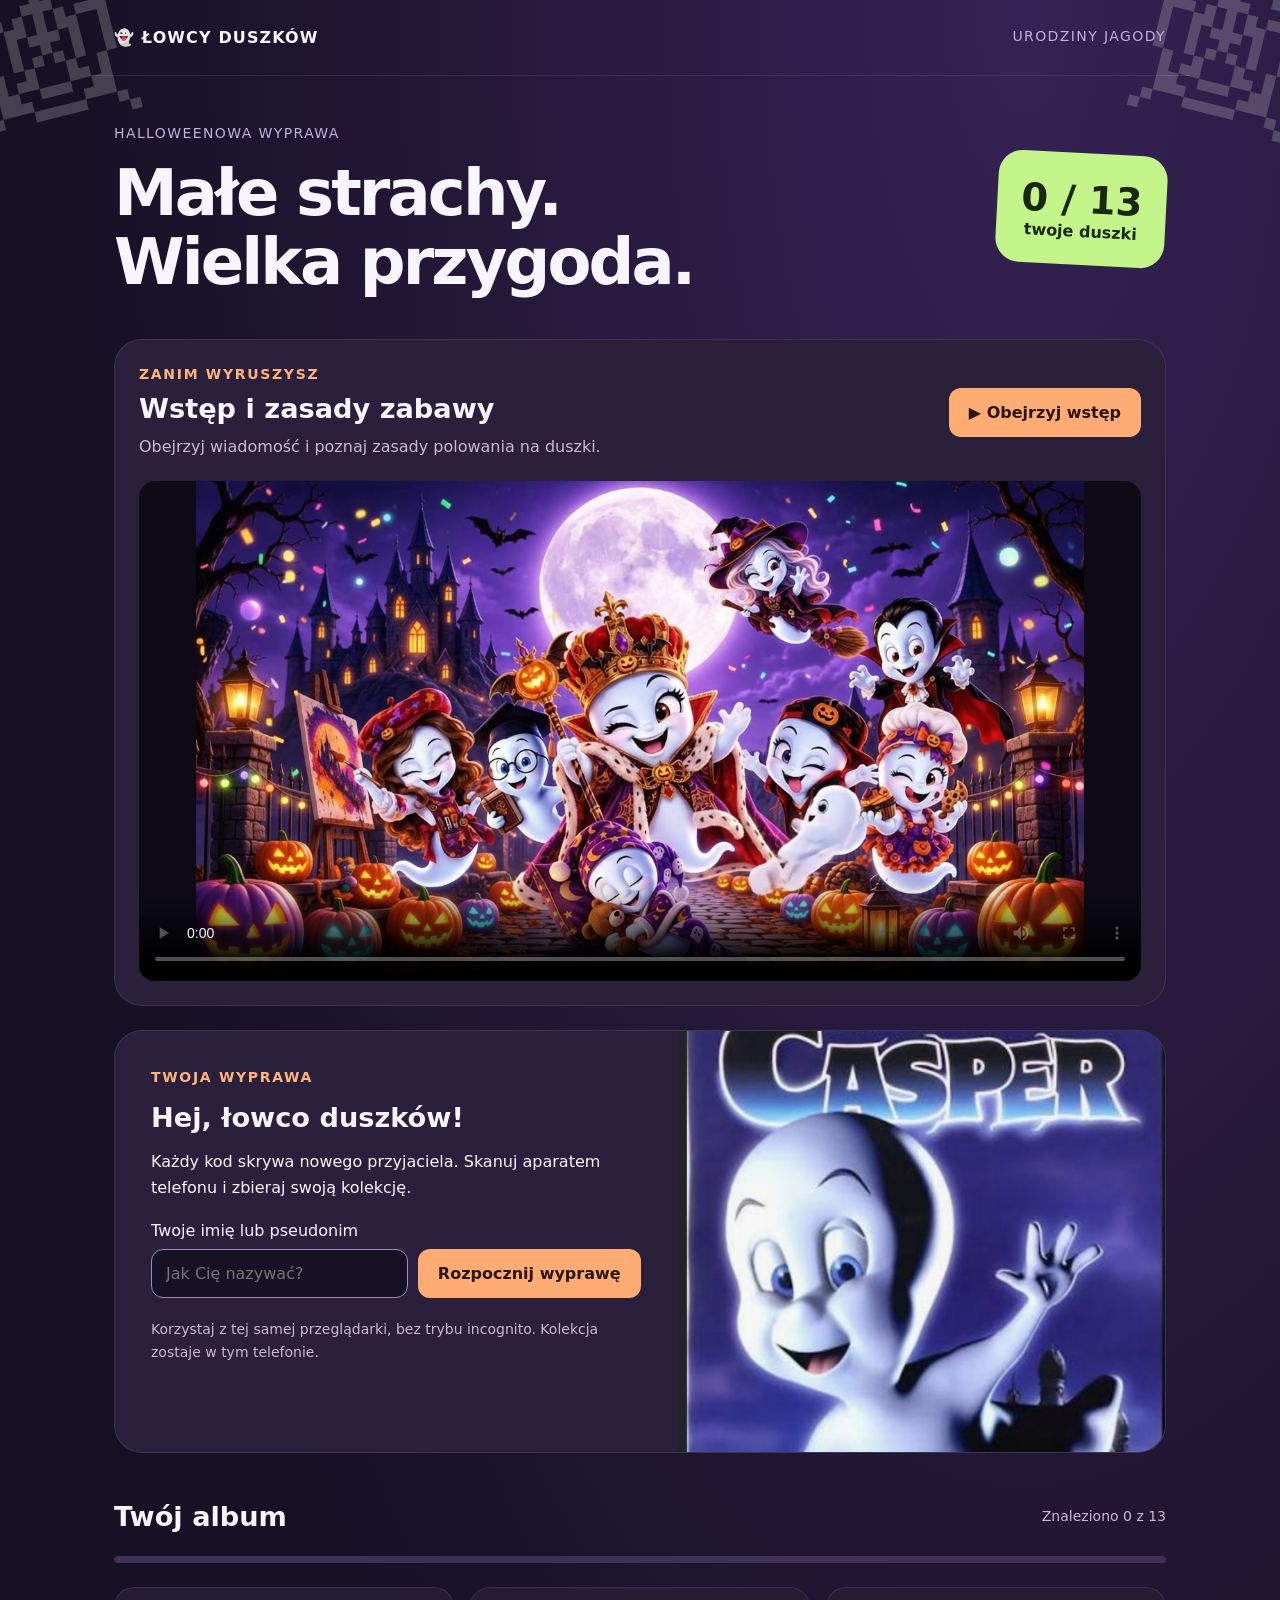
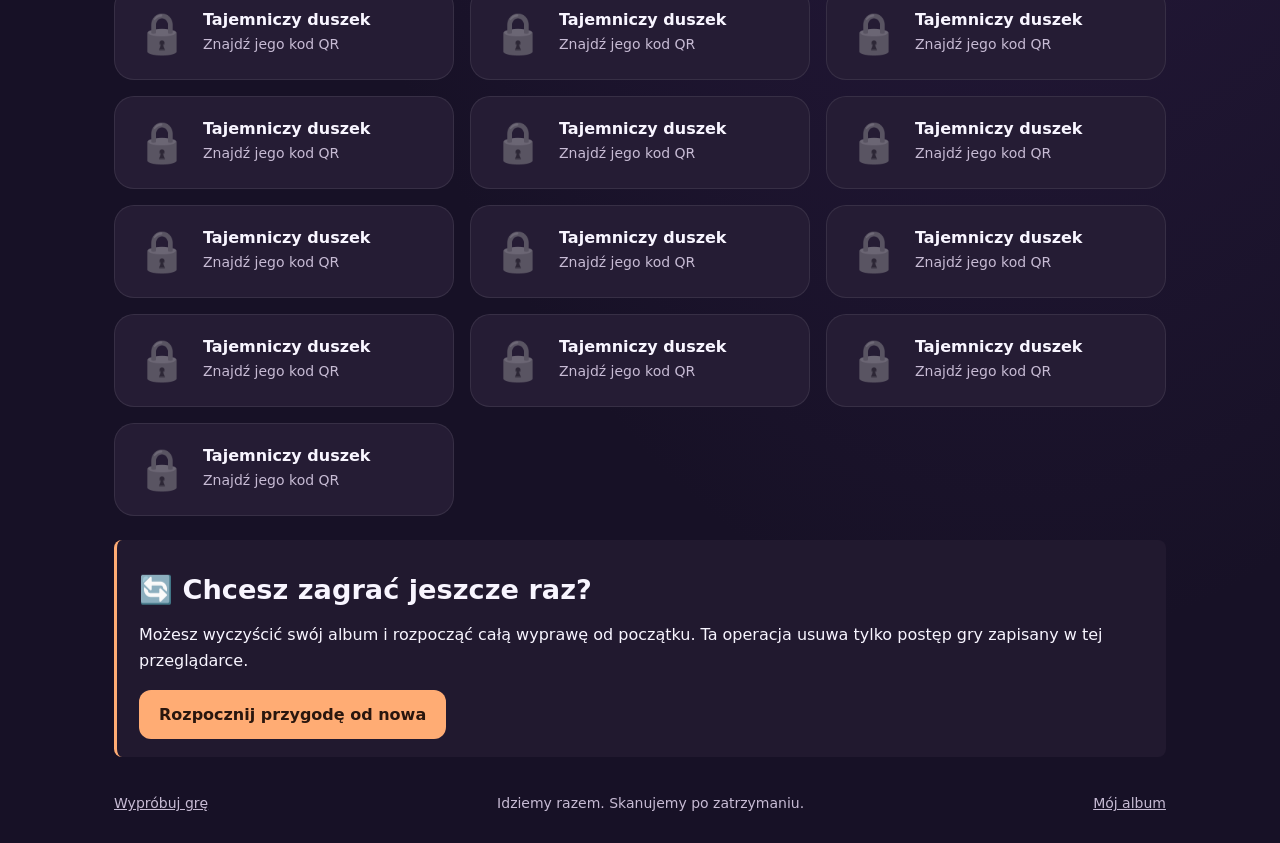
<file: index.html>
<!doctype html><html lang="pl"><head><meta charset="utf-8"><meta name="viewport" content="width=device-width,initial-scale=1"><meta name="robots" content="noindex"><title>Łowcy duszków • Urodziny Jagody</title><meta http-equiv="refresh" content="0; url=gra/"><script>location.replace('gra/'+location.search+location.hash);</script></head><body><p>Uruchamiam grę… <a href="gra/">Przejdź do gry</a></p></body></html>
</file>
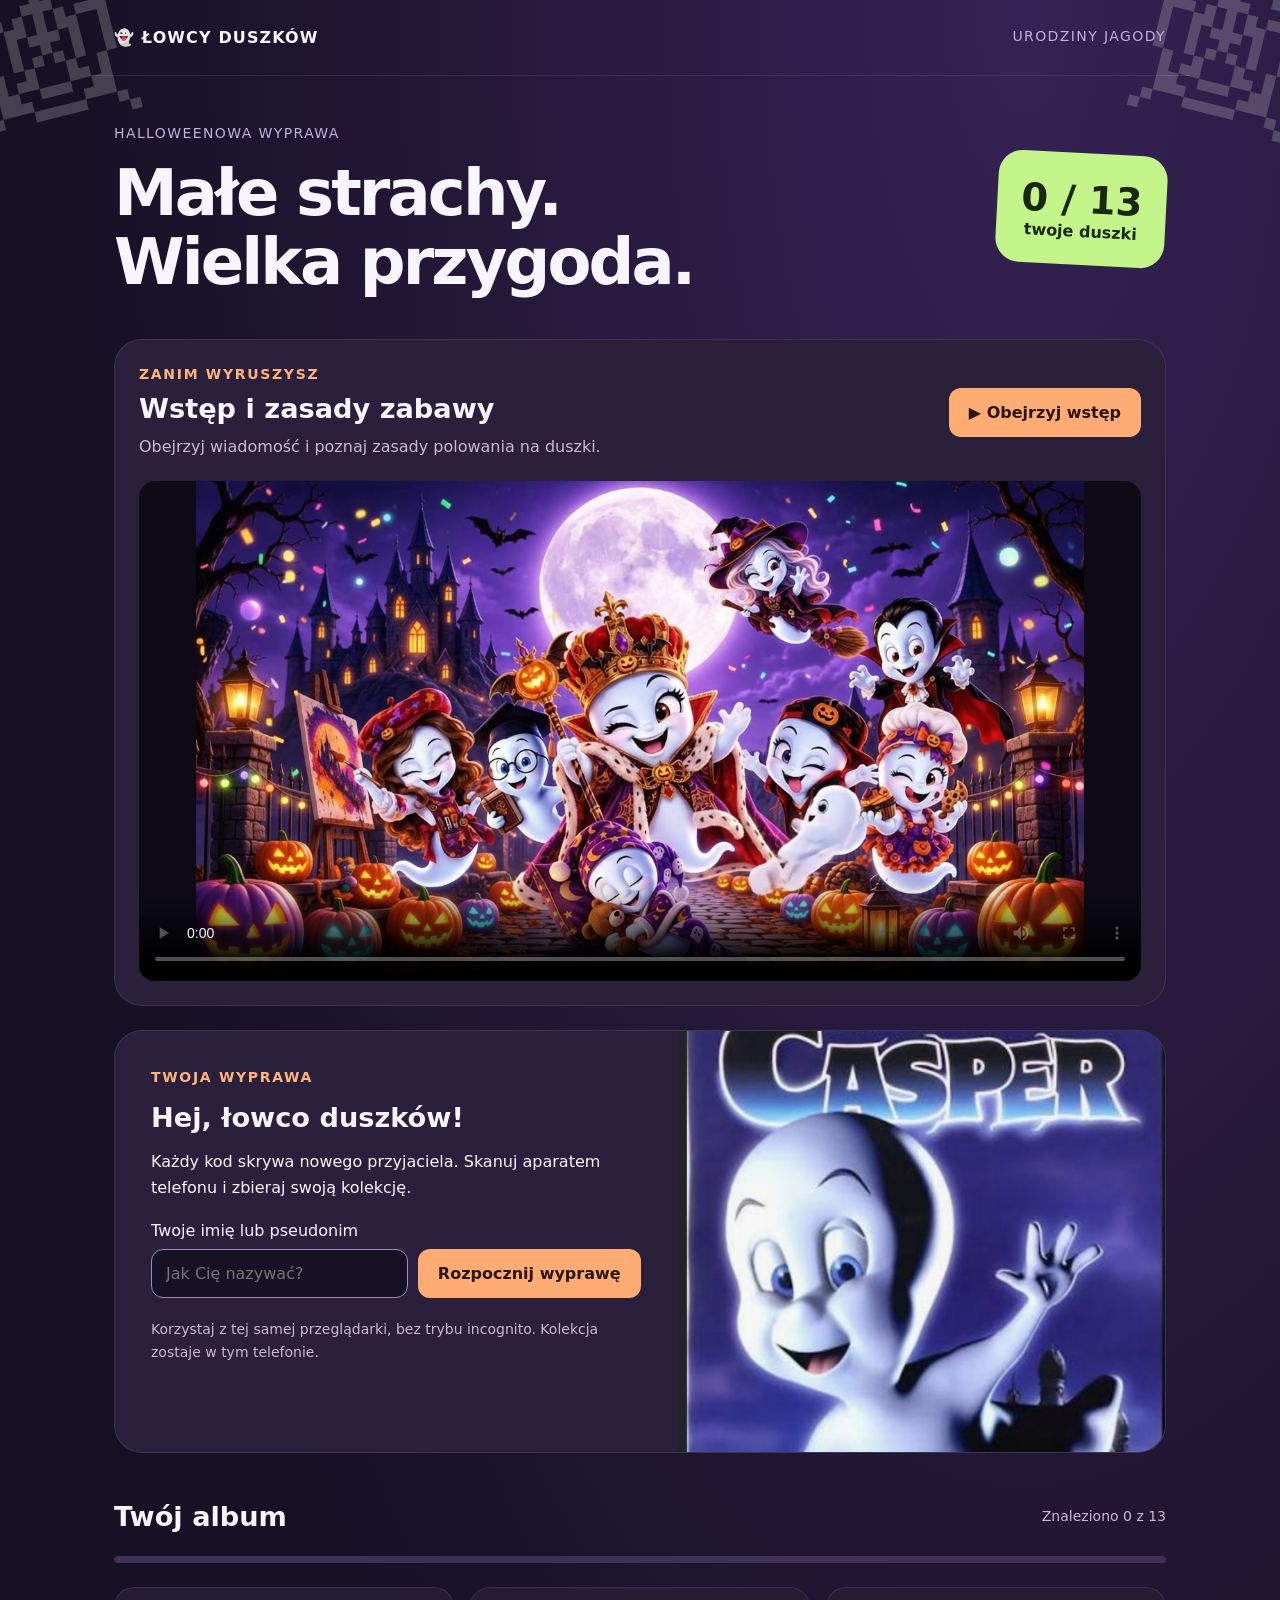
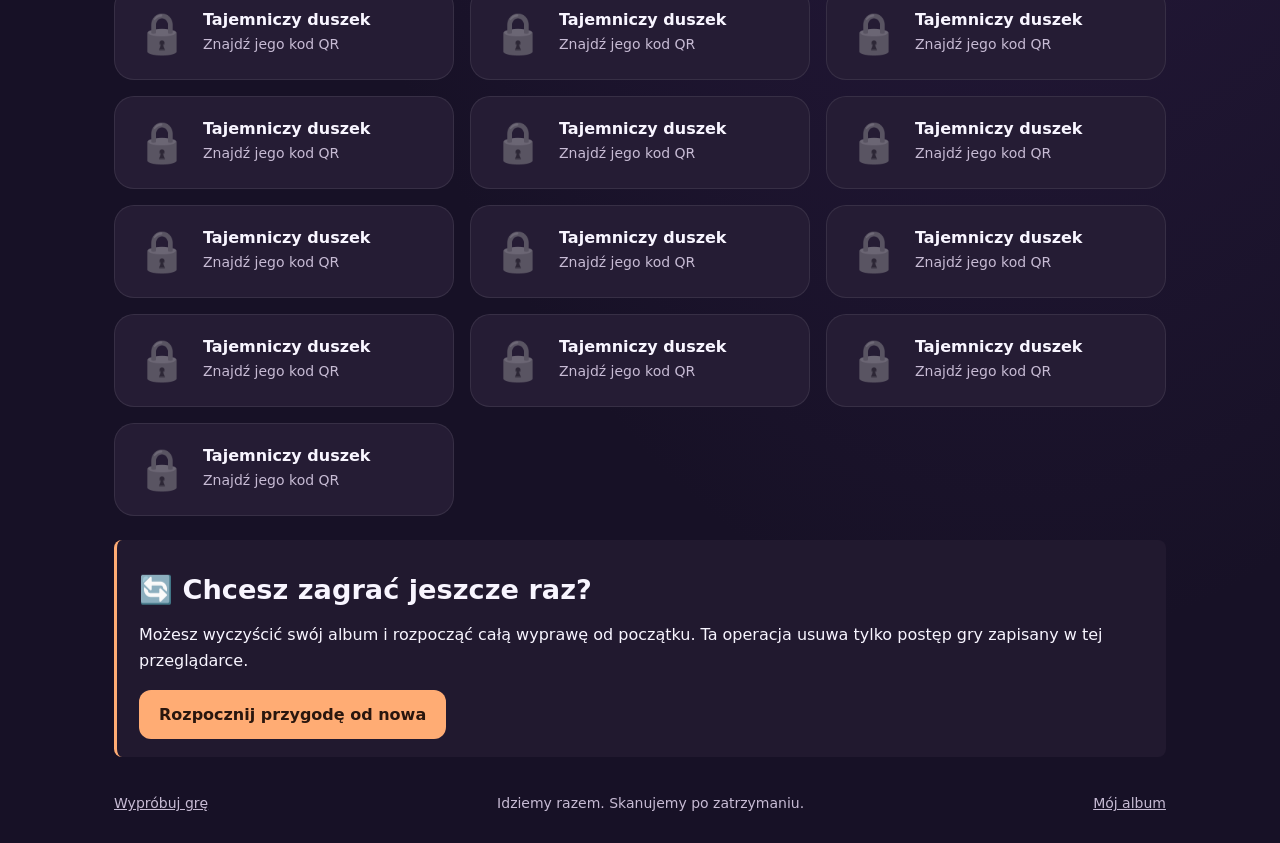
<file: gra/index.html>
<!doctype html><html lang="pl"><head><meta charset="utf-8"><meta name="viewport" content="width=device-width,initial-scale=1"><meta name="theme-color" content="#171126"><title>Łowcy duszków • Urodziny Jagody</title><meta name="description" content="Urodzinowa wyprawa Jagody. Zeskanuj kod i zbieraj własną kolekcję duszków."><link rel="stylesheet" href="style.css?v=4"></head><body><div class="web web-left" aria-hidden="true">🕸</div><div class="web web-right" aria-hidden="true">🕸</div><header><a href="?">👻 ŁOWCY DUSZKÓW</a><span>URODZINY JAGODY</span></header><main><section class="heading"><div><p class="eyebrow">HALLOWEENOWA WYPRAWA</p><h1>Małe strachy.<br>Wielka przygoda.</h1></div><div class="score"><strong id="count">0 / 13</strong><span>twoje duszki</span></div></section><p id="notice" role="status"></p><section id="intro" class="intro" aria-labelledby="introTitle"><div class="intro-heading"><div><span class="tag">ZANIM WYRUSZYSZ</span><h2 id="introTitle">Wstęp i zasady zabawy</h2><p>Obejrzyj wiadomość i poznaj zasady polowania na duszki.</p></div><button id="introPlay" type="button">▶ Obejrzyj wstęp</button></div><video id="introVideo" controls playsinline preload="metadata" poster="assets/wstep-poster.jpg" aria-label="Film: wstęp i zasady zabawy"><source src="assets/wstep-zasady.mp4" type="video/mp4">Twoja przeglądarka nie obsługuje tego filmu.</video><p id="introStatus" role="status" hidden></p></section><section id="welcome" class="panel"><div><span class="tag">TWOJA WYPRAWA</span><h2>Hej, łowco duszków!</h2><p>Każdy kod skrywa nowego przyjaciela. Skanuj aparatem telefonu i zbieraj swoją kolekcję.</p><form id="start"><label for="name">Twoje imię lub pseudonim</label><div class="row"><input id="name" maxlength="24" required autocomplete="nickname" placeholder="Jak Cię nazywać?"><button>Rozpocznij wyprawę</button></div></form><small>Korzystaj z tej samej przeglądarki, bez trybu incognito. Kolekcja zostaje w tym telefonie.</small></div><img src="assets/casper.jpg" alt="Uśmiechnięty duszek Casper machający na powitanie"></section><section id="encounter" class="panel" hidden><div><span class="tag" id="foundtag">NOWY DUSZEK</span><h2 id="ghostname"></h2><p id="description"></p><button id="play">▶ Odtwórz wiadomość</button><label class="voice"><input id="voice" type="checkbox"> Czytaj głosem telefonu</label><p id="voiceStatus" class="muted"></p></div><div class="movie"><img id="professorArt" class="professor-art" hidden alt=""><video id="movie" playsinline controls preload="metadata" poster="assets/casper.jpg" src="assets/message.mp4"></video><span id="badge"></span><div class="speech-bubble"><p id="transcript"></p></div></div></section><section class="collection"><div class="sectionhead"><h2 id="albumtitle">Twój album</h2><span id="progress">Przygoda czeka</span></div><div class="track"><div id="bar"></div></div><div id="album" class="grid"></div></section><section id="finish" class="hint" hidden><h2>👑 Królewski Łowca Duszków!</h2><p>Wszystkie 13 duszków jest w Twoim albumie. Misja wykonana! Ostatnią drogę do pizzerii wskaże opiekun.</p></section><section id="test" class="hint" hidden><h2>Próba przed wyprawą</h2><p>To osobna kolekcja testowa. Kliknij duszka — ten link działa tak samo jak zeskanowany QR. Wróć tu, żeby wypróbować kolejny kod.</p><div id="testlinks" class="grid"></div><button id="reset">Wyczyść wynik testowy</button><p>Wskazówki do prawdziwych miejsc dodamy po ustaleniu trasy. Wszystkie punkty są teraz przykładami.</p></section><section class="hint" id="restartBox"><h2>🔄 Chcesz zagrać jeszcze raz?</h2><p>Możesz wyczyścić swój album i rozpocząć całą wyprawę od początku. Ta operacja usuwa tylko postęp gry zapisany w tej przeglądarce.</p><button id="restartGame" type="button">Rozpocznij przygodę od nowa</button></section><footer><a id="testlink" href="?test=1">Wypróbuj grę</a><span>Idziemy razem. Skanujemy po zatrzymaniu.</span><a href="?">Mój album</a></footer></main><script src="game.js?v=17"></script><script>document.getElementById('restartGame').addEventListener('click',function(){if(confirm('Czy na pewno chcesz wyczyścić cały album i rozpocząć przygodę od początku?')){localStorage.removeItem('jagoda-ghosts-v1');location.href='./';}});</script></body></html>
</file>
<file: gra/style.css>
:root{color-scheme:dark;font-family:system-ui,sans-serif;background:#171126;color:#f8f5ff}*{box-sizing:border-box}body{margin:0;background:radial-gradient(ellipse at 80% 0,#362254,transparent 65%);min-height:100vh}header{max-width:1100px;margin:auto;padding:28px 24px;display:flex;justify-content:space-between;border-bottom:1px solid #ffffff18;gap:16px}a{color:inherit;text-decoration:none}header a{font-weight:900;letter-spacing:.07em}header span,.eyebrow{font-size:.875rem;color:#c5afde;letter-spacing:.1em}main{max-width:1100px;margin:auto;padding:32px 24px}.heading{display:flex;justify-content:space-between;align-items:center;gap:20px;margin-bottom:30px}h1{font-size:clamp(2.2rem,5vw,4rem);line-height:1.08;margin:12px 0;letter-spacing:-.045em}h2{font-size:1.7rem;margin:16px 0}p{line-height:1.65}.score{background:#c4f58a;color:#1a2712;padding:24px;border-radius:24px;transform:rotate(3deg);min-width:150px;display:grid;text-align:center}.score strong{font-size:2.4rem}.score span{font-weight:700}.panel{display:grid;grid-template-columns:1.15fr 1fr;background:#2a203b;border:1px solid #ffffff18;border-radius:28px;overflow:hidden}.panel>div:first-child{padding:36px}.panel>img{width:100%;height:100%;min-height:350px;object-fit:cover}.tag{display:inline-block;color:#ffb47c;font-size:.875rem;letter-spacing:.12em;font-weight:800}label{display:block;margin:20px 0 9px}.row{display:flex;gap:10px;flex-wrap:wrap}input:not([type=checkbox]){min-width:120px;flex:1;background:#171126;border:1px solid #a28ab8;border-radius:12px;color:white;padding:14px;font:inherit}button{background:#ffac74;border:0;border-radius:12px;padding:15px 20px;color:#29160e;font:inherit;font-weight:800;cursor:pointer}button:hover{background:#ffc6a1}small{display:block;margin-top:20px;font-size:.875rem;line-height:1.6;color:#c7bbd4}.sectionhead{display:flex;align-items:center;justify-content:space-between;gap:12px;margin-top:32px}.sectionhead span{font-size:.875rem;color:#c7bbd4}.track{height:7px;background:#3f3153;border-radius:8px;margin:8px 0 24px}.track div{height:100%;background:#c4f58a;border-radius:8px;transition:width .5s}.grid{display:grid;grid-template-columns:repeat(3,1fr);gap:16px}.card{background:#251c34;border:1px solid #ffffff15;border-radius:20px;padding:22px;display:flex;gap:16px;align-items:center}.card .icon{font-size:2.5rem;filter:grayscale(1);opacity:.4}.card.caught{border-color:#b4e78688;background:#2c3530}.card.caught .icon{filter:none;opacity:1}.card strong{display:block}.card small{margin-top:4px}.hint{background:#21192f;border-left:3px solid #ffac74;padding:18px 22px;border-radius:8px;margin:24px 0}.hint span{color:#ffb47c;font-size:.875rem;font-weight:800}.movie{position:relative;background:#0e0b17;display:grid;align-items:center}.movie video{width:100%;max-height:470px}.movie>span{position:absolute;right:18px;top:18px;font-size:3rem;pointer-events:none}.voice{font-size:.875rem;color:#c7bbd4}.muted{color:#c7bbd4;font-size:.875rem}#notice:empty{display:none}#notice{background:#3b294e;padding:16px;border-radius:12px}footer{display:flex;justify-content:space-between;gap:20px;flex-wrap:wrap;margin-top:38px;color:#c7bbd4;font-size:.875rem}footer a{text-decoration:underline}button:focus-visible,a:focus-visible,input:focus-visible{outline:3px solid #c4f58a;outline-offset:4px}[hidden]{display:none!important}@media(max-width:700px){header{padding:20px}header span{display:none}main{padding:24px 18px}.heading{gap:12px}.score{padding:18px 12px;min-width:105px}.score strong{font-size:1.7rem}.score span{font-size:.875rem}.panel{grid-template-columns:1fr}.panel>div:first-child{padding:24px}.panel>img{min-height:0;max-height:270px;object-position:center 40%}.grid{grid-template-columns:repeat(2,1fr)}.card{padding:16px;display:block}.card .icon{display:block;margin-bottom:10px}.sectionhead{align-items:flex-start}.sectionhead h2{font-size:1.4rem}.row button{width:100%}.movie video{max-height:340px}}@media(prefers-reduced-motion:reduce){*{transition:none!important}}

.web{position:absolute;top:0;z-index:0;pointer-events:none;font-family:"Segoe UI Symbol","Noto Sans Symbols 2",sans-serif;font-size:170px;line-height:1;color:#ded2ed;opacity:.24;filter:grayscale(1)}.web-left{left:0;transform:translate(-20%,-22%) rotate(-14deg)}.web-right{right:0;transform:translate(20%,-22%) rotate(14deg)}body{overflow-x:clip}header,main{position:relative;z-index:1}.card img.icon{width:70px;height:70px;object-fit:cover;border-radius:14px;opacity:1;flex-shrink:0}.movie:has(.professor-art:not([hidden])){display:flex;flex-direction:column;justify-content:center;padding-top:18px;gap:12px}.professor-art{width:90%;max-height:280px;object-fit:contain;border-radius:20px;animation:professor-float 4s ease-in-out infinite}.movie:has(.professor-art:not([hidden])) video{max-height:220px}.professor-art~video{border-radius:12px}@keyframes professor-float{0%,100%{transform:translateY(0) rotate(-1deg)}50%{transform:translateY(-8px) rotate(1deg)}}@media(max-width:700px){.web{font-size:115px}.professor-art{max-height:250px}}@media(prefers-reduced-motion:reduce){.professor-art{animation:none}}

.intro{background:#2a203b;border:1px solid #ffffff18;border-radius:28px;padding:24px;margin-bottom:24px;overflow:hidden}.intro-heading{display:flex;align-items:center;justify-content:space-between;gap:24px;margin-bottom:20px}.intro-heading h2{margin:10px 0}.intro-heading p{margin:0;color:#c7bbd4}.intro-heading button{flex-shrink:0}.intro video{display:block;width:100%;max-height:500px;aspect-ratio:16/9;object-fit:contain;background:#0e0b17;border-radius:16px}.intro #introStatus{font-size:.875rem;color:#c7bbd4}@media(max-width:700px){.intro{padding:18px}.intro-heading{align-items:stretch;flex-direction:column;gap:14px}.intro-heading h2{font-size:1.4rem}}

.movie{display:flex;flex-direction:column;justify-content:center;gap:0}.speech-bubble{position:relative;background:#f6efff;color:#261937;padding:18px 22px;border-radius:22px;margin:22px 20px;align-self:stretch}.speech-bubble:before{content:"";position:absolute;top:-12px;left:50%;width:24px;height:24px;background:#f6efff;transform:rotate(45deg)}.speech-bubble p{position:relative;margin:0;font-size:1rem;line-height:1.6}.movie video{flex-shrink:0;max-height:420px}.card img.icon{width:84px;height:84px;object-fit:cover;object-position:center;border-radius:18px}@media(max-width:700px){.speech-bubble{margin:20px 14px;padding:18px}.movie video{max-height:340px}}
</file>
